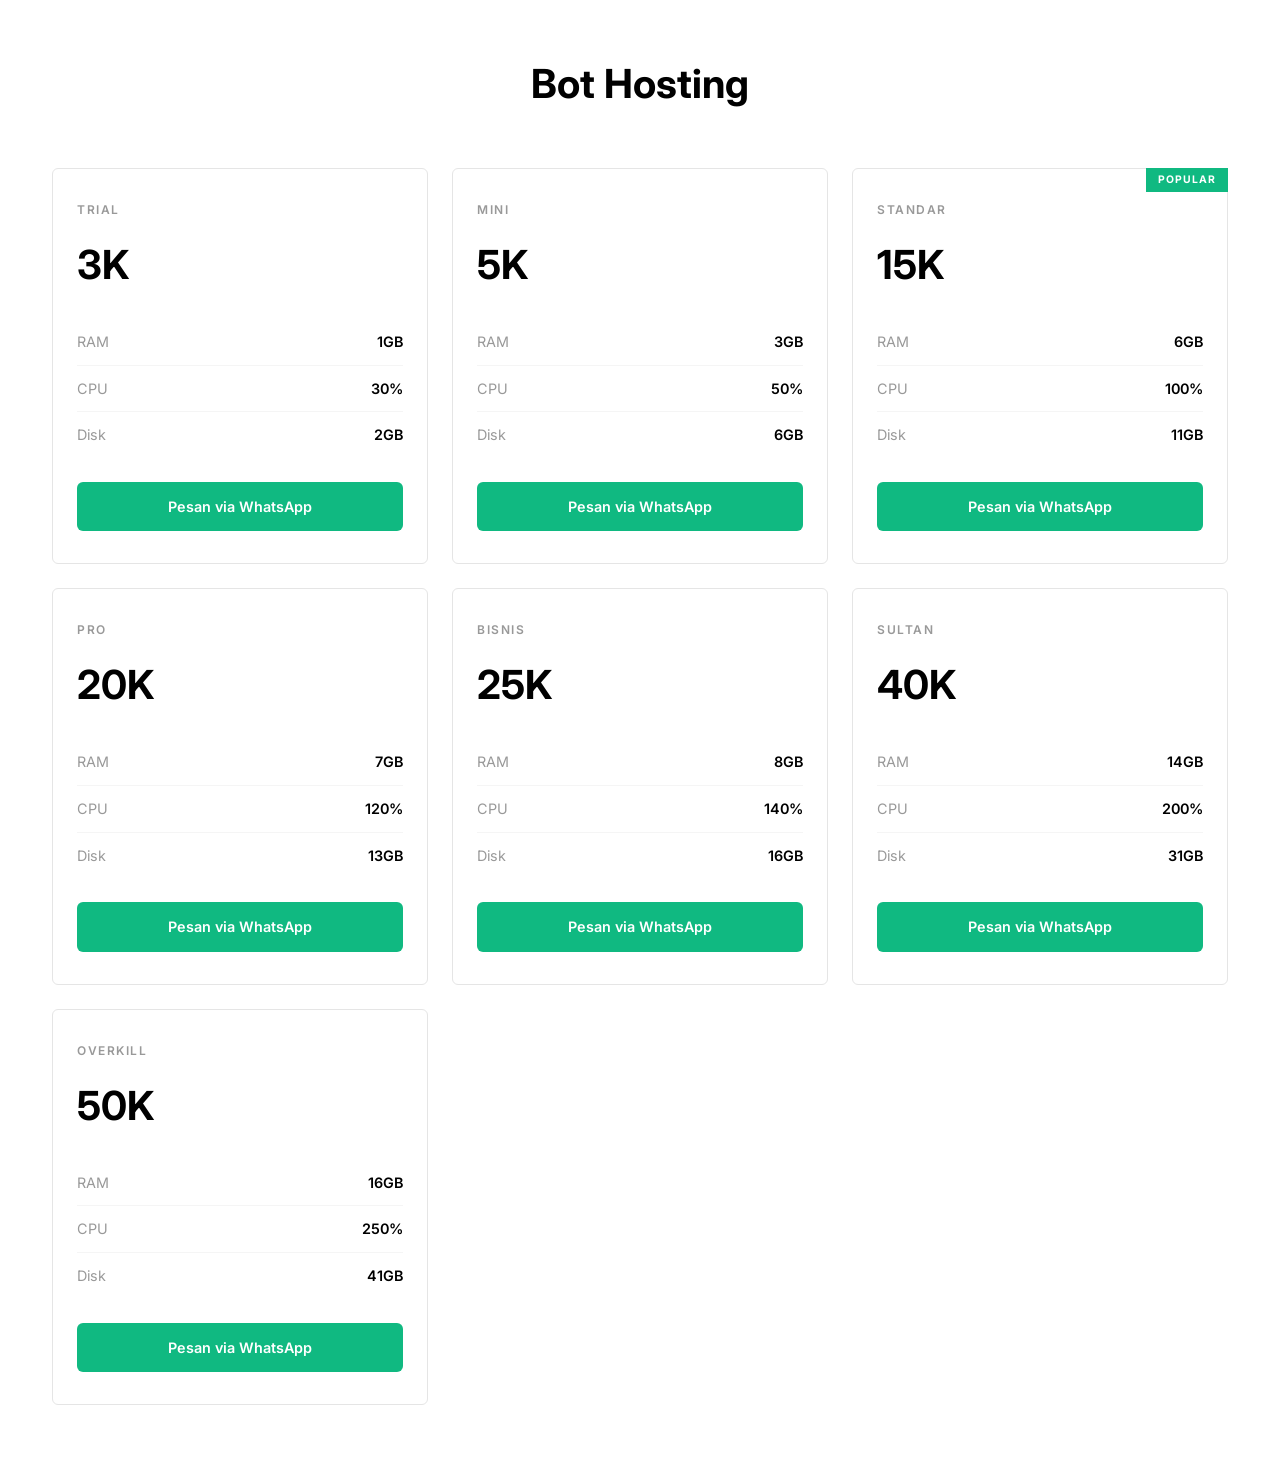
<file: store.html>
<!DOCTYPE html>
<html lang="id">
<head>
  <meta charset="UTF-8">
  <meta name="viewport" content="width=device-width, initial-scale=1">
  <title>Bot Hosting</title>
  <link href="https://cdn.jsdelivr.net/npm/bootstrap@5.3.3/dist/css/bootstrap.min.css" rel="stylesheet">
  <style>
    @import url('https://fonts.googleapis.com/css2?family=Inter:wght@300;400;600;700&display=swap');
    
    * {
      margin: 0;
      padding: 0;
      font-family: 'Inter', sans-serif;
    }
    
    body {
      background: #ffffff;
      color: #000;
      padding: 60px 20px;
    }
    
    .container {
      max-width: 1200px;
    }
    
    h1 {
      font-size: 2.5rem;
      font-weight: 700;
      text-align: center;
      margin-bottom: 60px;
      color: #000;
    }
    
    .grid {
      display: grid;
      grid-template-columns: repeat(auto-fit, minmax(280px, 1fr));
      gap: 24px;
    }
    
    .card {
      background: #fff;
      border: 1px solid #e5e5e5;
      padding: 32px 24px;
      transition: all 0.3s ease;
    }
    
    .card:hover {
      border-color: #10b981;
      box-shadow: 0 4px 12px rgba(16, 185, 129, 0.1);
    }
    
    .name {
      font-size: 0.75rem;
      font-weight: 600;
      text-transform: uppercase;
      letter-spacing: 1.5px;
      color: #999;
      margin-bottom: 16px;
    }
    
    .price {
      font-size: 2.5rem;
      font-weight: 700;
      margin-bottom: 24px;
      color: #000;
    }
    
    .specs {
      list-style: none;
      padding: 0;
      margin: 0 0 24px 0;
    }
    
    .specs li {
      display: flex;
      justify-content: space-between;
      padding: 12px 0;
      border-bottom: 1px solid #f5f5f5;
      font-size: 0.9rem;
    }
    
    .specs li:last-child {
      border-bottom: none;
    }
    
    .label {
      color: #999;
    }
    
    .value {
      color: #000;
      font-weight: 600;
    }
    
    .btn {
      width: 100%;
      background: #10b981;
      color: #fff;
      border: none;
      padding: 14px;
      font-weight: 600;
      font-size: 0.9rem;
      cursor: pointer;
      transition: all 0.2s ease;
      text-decoration: none;
      display: block;
      text-align: center;
    }
    
    .btn:hover {
      background: #059669;
      color: #fff;
    }
    
    .popular {
      position: relative;
    }
    
    .popular::before {
      content: 'POPULAR';
      position: absolute;
      top: -1px;
      right: -1px;
      background: #10b981;
      color: #fff;
      padding: 4px 12px;
      font-size: 0.65rem;
      font-weight: 700;
      letter-spacing: 1px;
    }
    
    @media (max-width: 768px) {
      h1 {
        font-size: 2rem;
      }
      
      .price {
        font-size: 2rem;
      }
    }
  </style>
</head>
<body>

<div class="container">
  <h1>Bot Hosting</h1>
  
  <div class="grid">
    
    <div class="card">
      <div class="name">Trial</div>
      <div class="price">3K</div>
      <ul class="specs">
        <li><span class="label">RAM</span><span class="value">1GB</span></li>
        <li><span class="label">CPU</span><span class="value">30%</span></li>
        <li><span class="label">Disk</span><span class="value">2GB</span></li>
      </ul>
      <a href="https://wa.me/6285658939117?text=Halo,%20saya%20ingin%20order%20paket%20*TRIAL*%0A%0ASpesifikasi:%0ARAM:%201GB%0ACPU:%2030%%0ADisk:%201GB%0AHarga:%20Rp%203.000" class="btn">Pesan via WhatsApp</a>
    </div>

    <div class="card">
      <div class="name">Mini</div>
      <div class="price">5K</div>
      <ul class="specs">
        <li><span class="label">RAM</span><span class="value">3GB</span></li>
        <li><span class="label">CPU</span><span class="value">50%</span></li>
        <li><span class="label">Disk</span><span class="value">6GB</span></li>
      </ul>
      <a href="https://wa.me/6285658939117?text=Halo,%20saya%20ingin%20order%20paket%20*MINI*%0A%0ASpesifikasi:%0ARAM:%203GB%0ACPU:%2050%%0ADisk:%205GB%0AHarga:%20Rp%205.000" class="btn">Pesan via WhatsApp</a>
    </div>

    <div class="card popular">
      <div class="name">Standar</div>
      <div class="price">15K</div>
      <ul class="specs">
        <li><span class="label">RAM</span><span class="value">6GB</span></li>
        <li><span class="label">CPU</span><span class="value">100%</span></li>
        <li><span class="label">Disk</span><span class="value">11GB</span></li>
      </ul>
      <a href="https://wa.me/6285658939117?text=Halo,%20saya%20ingin%20order%20paket%20*STANDAR*%0A%0ASpesifikasi:%0ARAM:%206GB%0ACPU:%20100%%0ADisk:%2010GB%0AHarga:%20Rp%2015.000" class="btn">Pesan via WhatsApp</a>
    </div>

    <div class="card">
      <div class="name">Pro</div>
      <div class="price">20K</div>
      <ul class="specs">
        <li><span class="label">RAM</span><span class="value">7GB</span></li>
        <li><span class="label">CPU</span><span class="value">120%</span></li>
        <li><span class="label">Disk</span><span class="value">13GB</span></li>
      </ul>
      <a href="https://wa.me/6285658939117?text=Halo,%20saya%20ingin%20order%20paket%20*PRO*%0A%0ASpesifikasi:%0ARAM:%207GB%0ACPU:%20120%%0ADisk:%2012GB%0AHarga:%20Rp%2020.000" class="btn">Pesan via WhatsApp</a>
    </div>

    <div class="card">
      <div class="name">Bisnis</div>
      <div class="price">25K</div>
      <ul class="specs">
        <li><span class="label">RAM</span><span class="value">8GB</span></li>
        <li><span class="label">CPU</span><span class="value">140%</span></li>
        <li><span class="label">Disk</span><span class="value">16GB</span></li>
      </ul>
      <a href="https://wa.me/6285658939117?text=Halo,%20saya%20ingin%20order%20paket%20*BISNIS*%0A%0ASpesifikasi:%0ARAM:%208GB%0ACPU:%20140%%0ADisk:%2015GB%0AHarga:%20Rp%2025.000" class="btn">Pesan via WhatsApp</a>
    </div>

    <div class="card">
      <div class="name">Sultan</div>
      <div class="price">40K</div>
      <ul class="specs">
        <li><span class="label">RAM</span><span class="value">14GB</span></li>
        <li><span class="label">CPU</span><span class="value">200%</span></li>
        <li><span class="label">Disk</span><span class="value">31GB</span></li>
      </ul>
      <a href="https://wa.me/6285658939117?text=Halo,%20saya%20ingin%20order%20paket%20*SULTAN*%0A%0ASpesifikasi:%0ARAM:%2014GB%0ACPU:%20200%%0ADisk:%2030GB%0AHarga:%20Rp%2040.000" class="btn">Pesan via WhatsApp</a>
    </div>

    <div class="card">
      <div class="name">Overkill</div>
      <div class="price">50K</div>
      <ul class="specs">
        <li><span class="label">RAM</span><span class="value">16GB</span></li>
        <li><span class="label">CPU</span><span class="value">250%</span></li>
        <li><span class="label">Disk</span><span class="value">41GB</span></li>
      </ul>
      <a href="https://wa.me/6285658939117?text=Halo,%20saya%20ingin%20order%20paket%20*OVERKILL*%0A%0ASpesifikasi:%0ARAM:%2016GB%0ACPU:%20250%%0ADisk:%2040GB%0AHarga:%20Rp%2050.000" class="btn">Pesan via WhatsApp</a>
    </div>

  </div>
</div>

</body>
</html>
</file>
